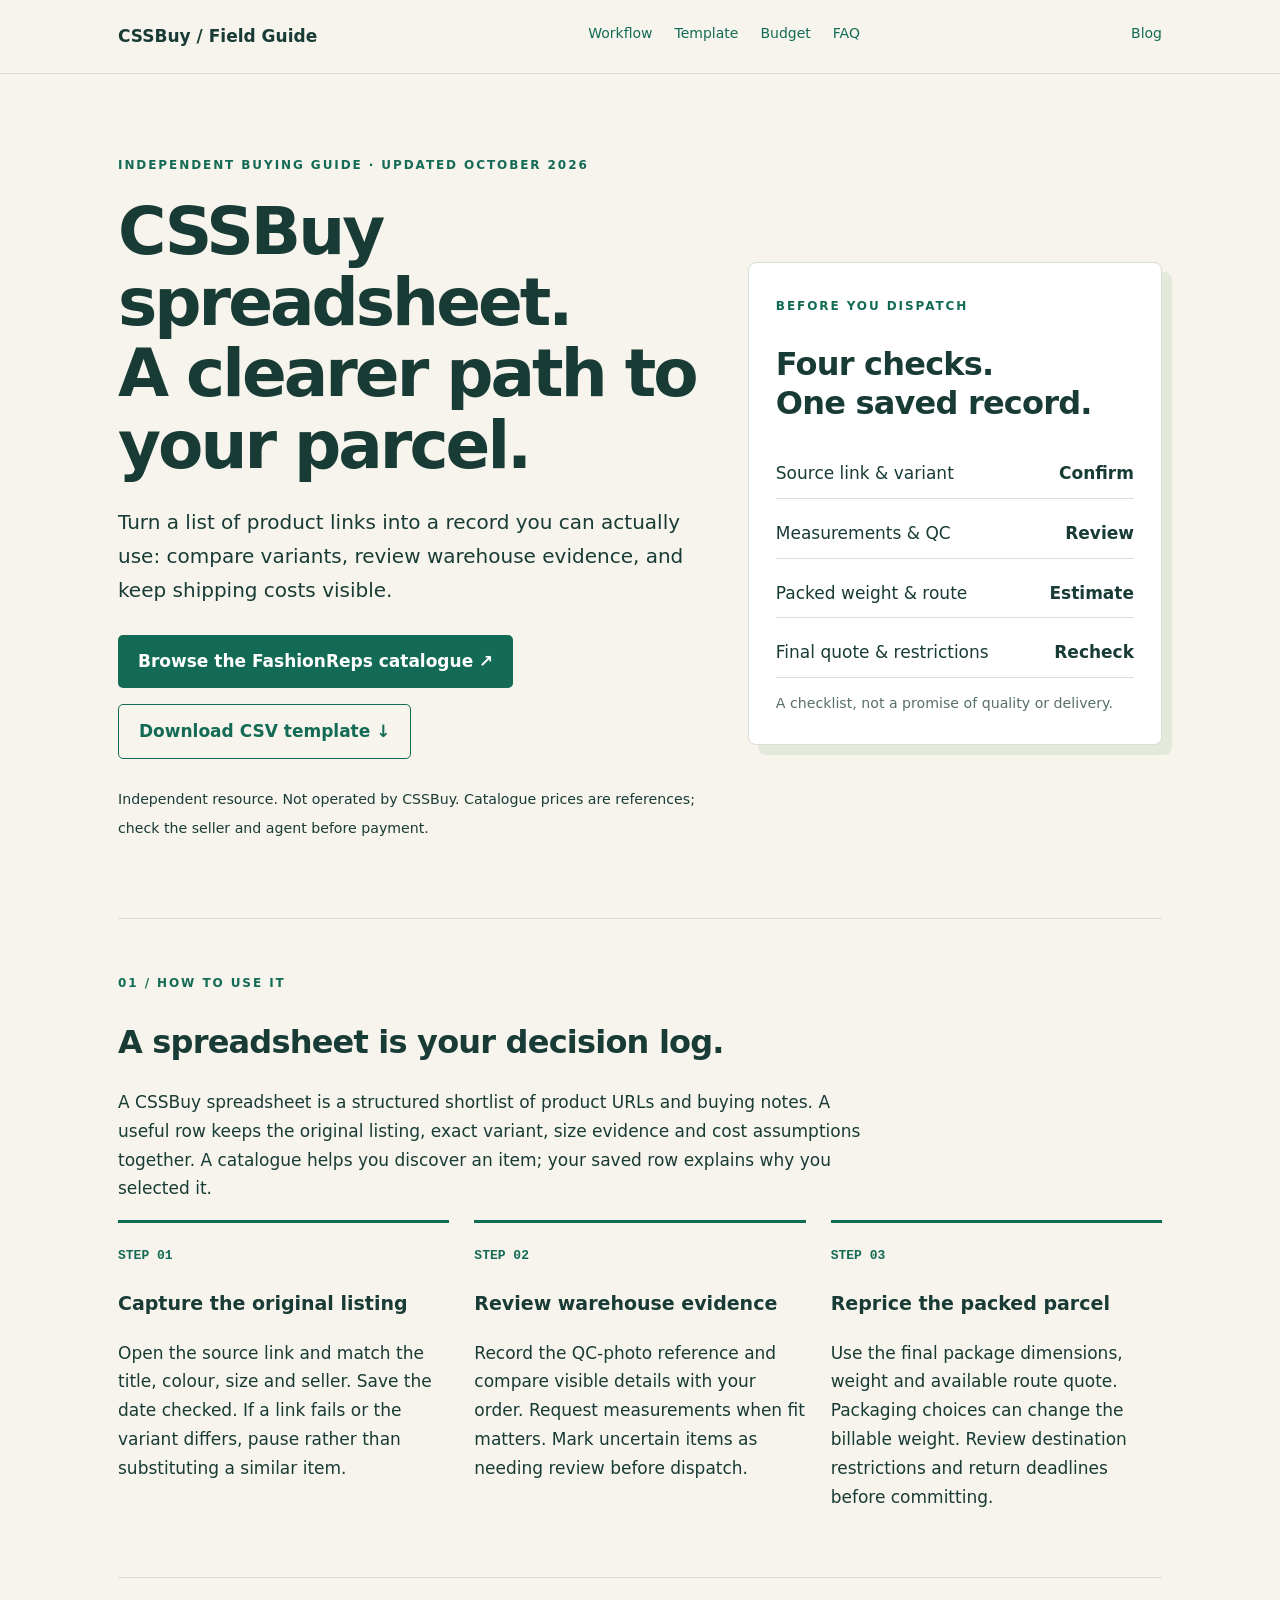
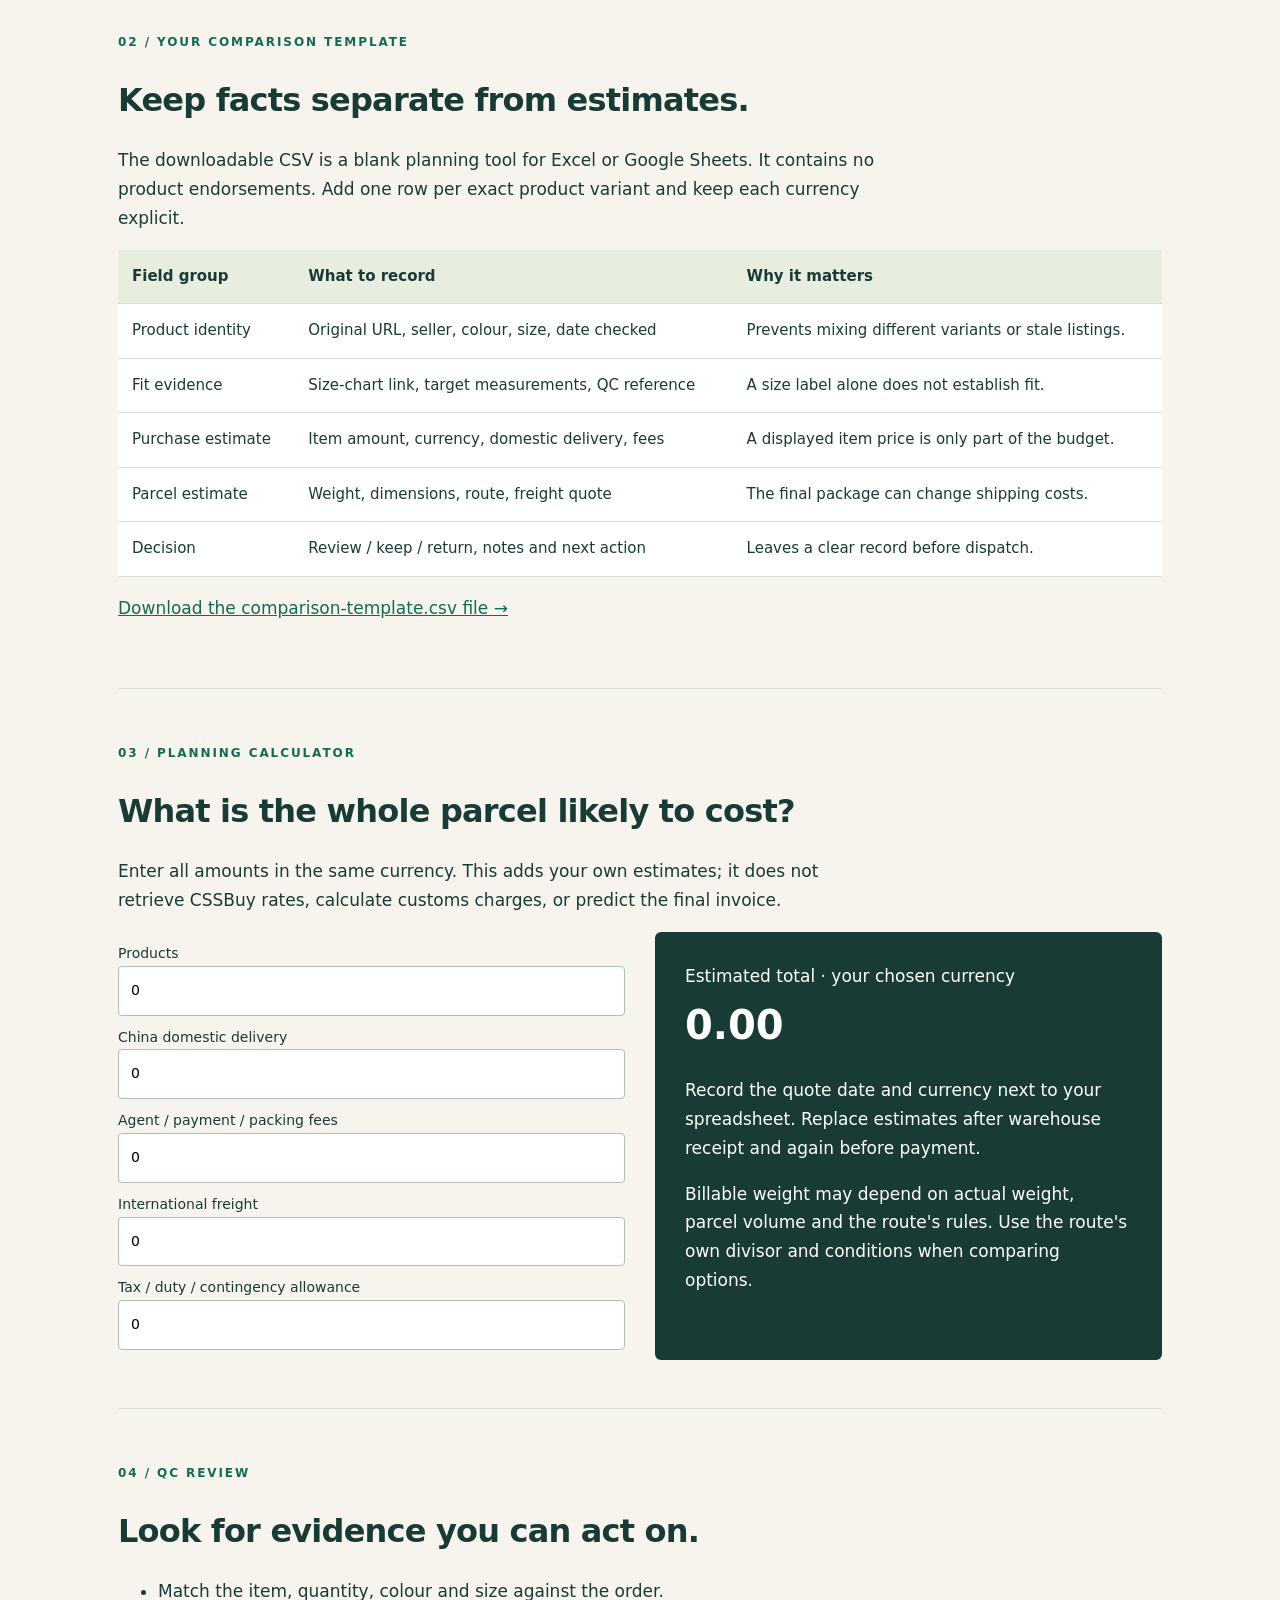
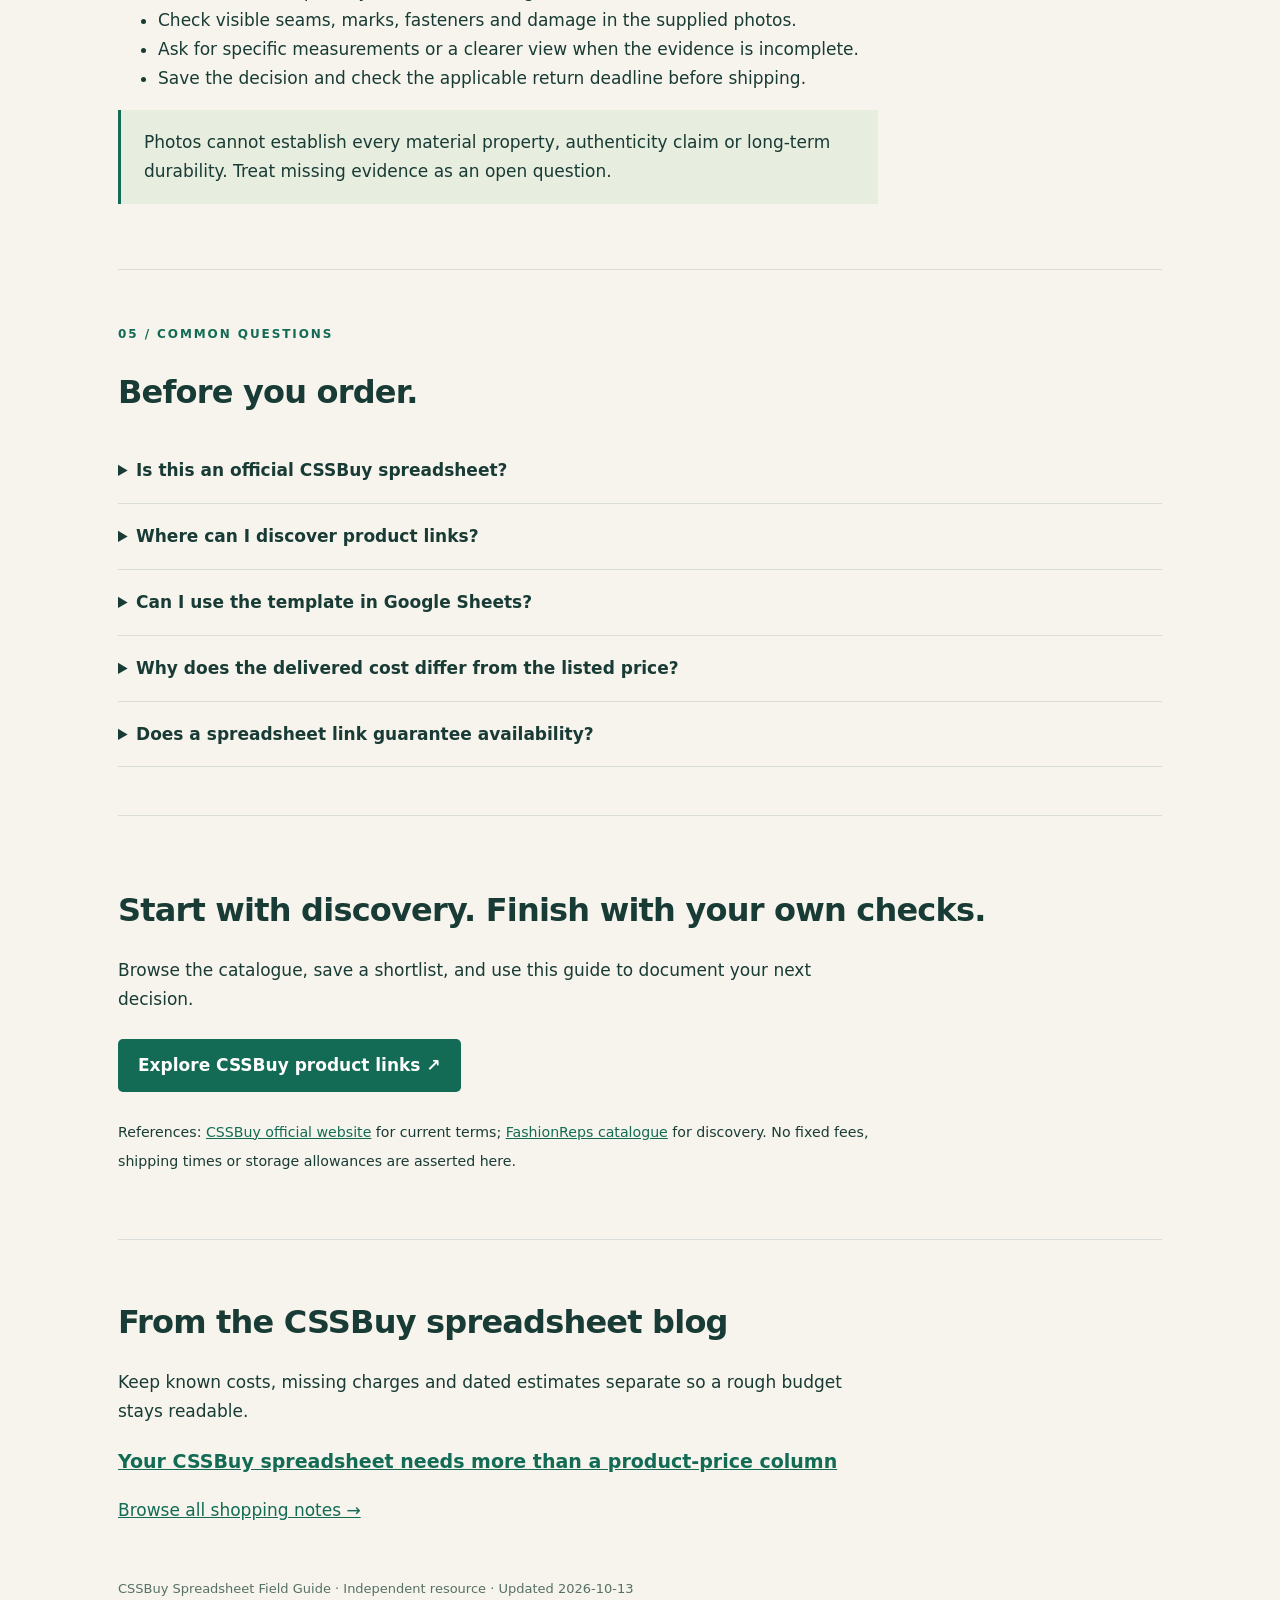
<file: index.html>
<!doctype html><html lang="en"><head><meta charset="utf-8"><meta name="viewport" content="width=device-width,initial-scale=1"><title>CSSBuy Spreadsheet — Product Checks, QC & Parcel Budget Guide</title><meta name="description" content="Use a CSSBuy spreadsheet to compare product links, record warehouse QC, and plan a parcel budget. Includes a free CSV template and practical checklist."><link rel="canonical" href="https://cssbuysheet.github.io/CSSBuy-Spreadsheet/"><meta property="og:title" content="CSSBuy Spreadsheet: From Shortlist to Parcel"><meta property="og:description" content="A practical comparison template, QC checklist and parcel budget worksheet."><meta property="og:url" content="https://cssbuysheet.github.io/CSSBuy-Spreadsheet/"><meta property="og:type" content="website"><style>:root{--ink:#193b35;--green:#136b55;--paper:#f6f4ec;--line:#d9dfd4}*{box-sizing:border-box}body{margin:0;background:var(--paper);color:var(--ink);font:17px/1.7 system-ui,sans-serif}a{color:var(--green)}.wrap{max-width:1100px;margin:auto;padding:0 28px}header{border-bottom:1px solid var(--line)}nav{display:flex;justify-content:space-between;gap:20px;padding:22px 0;flex-wrap:wrap}nav a{text-decoration:none;font-size:14px}nav div{display:flex;gap:22px;flex-wrap:wrap}.hero{padding:75px 0 60px;display:grid;grid-template-columns:1.4fr 1fr;gap:50px;align-items:center}.eyebrow{text-transform:uppercase;font-size:12px;letter-spacing:.16em;color:var(--green);font-weight:700}h1{font-size:clamp(40px,5.5vw,66px);line-height:1.08;letter-spacing:-.045em;margin:18px 0 24px}h2{font-size:32px;line-height:1.2;letter-spacing:-.025em}h3{font-size:19px}p{max-width:760px}.lead{font-size:20px}.button{display:inline-block;padding:12px 20px;background:var(--green);color:white;text-decoration:none;border-radius:5px;margin:8px 10px 8px 0;font-weight:650}.secondary{background:transparent;color:var(--green);border:1px solid var(--green)}.sheet{background:white;border:1px solid var(--line);border-radius:8px;padding:27px;box-shadow:10px 10px 0 #e4e9dc}.sheet p{margin:10px 0;border-bottom:1px solid var(--line);padding:10px 0;display:flex;justify-content:space-between;gap:18px}.sheet small{color:#577064}.section{padding:48px 0;border-top:1px solid var(--line);scroll-margin-top:20px}.grid{display:grid;grid-template-columns:repeat(3,1fr);gap:25px}.step{border-top:3px solid var(--green);padding-top:16px}.number{font:700 13px monospace;color:var(--green)}table{border-collapse:collapse;width:100%;font-size:15px;background:white}td,th{text-align:left;padding:14px;border-bottom:1px solid var(--line);vertical-align:top}th{background:#e7eddf}.table-wrap{overflow:auto}.note{padding:18px 23px;background:#e7eddf;border-left:3px solid var(--green)}.budget{display:grid;grid-template-columns:1fr 1fr;gap:30px}label{display:block;margin:10px 0;font-size:14px}input{width:100%;padding:12px;border:1px solid #aebfb2;border-radius:4px;font:inherit}output{font-size:40px;display:block;font-weight:700}.total{background:#193b35;color:white;padding:30px;border-radius:6px}details{border-bottom:1px solid var(--line);padding:18px 0}summary{cursor:pointer;font-weight:650}footer{padding:35px 0;font-size:13px;color:#577064}@media(max-width:760px){.hero,.grid,.budget{grid-template-columns:1fr}.hero{padding:40px 0;gap:30px}.wrap{padding:0 20px}h2{font-size:27px}.section{padding:35px 0}} </style></head><body><header><div class="wrap"><nav><strong>CSSBuy / Field Guide</strong><div><a href="#workflow">Workflow</a><a href="#template">Template</a><a href="#budget">Budget</a><a href="#faq">FAQ</a></div><a href="blog.html">Blog</a></nav></div></header><main class="wrap"><section class="hero"><div><span class="eyebrow">Independent buying guide · Updated October 2026</span><h1>CSSBuy spreadsheet.<br>A clearer path to your parcel.</h1><p class="lead">Turn a list of product links into a record you can actually use: compare variants, review warehouse evidence, and keep shipping costs visible.</p><a class="button" href="https://fashion-reps.net/cssbuy-spreadsheet">Browse the FashionReps catalogue ↗</a><a class="button secondary" href="comparison-template.csv" download>Download CSV template ↓</a><p><small>Independent resource. Not operated by CSSBuy. Catalogue prices are references; check the seller and agent before payment.</small></p></div><aside class="sheet" aria-label="Example checklist"><span class="eyebrow">Before you dispatch</span><h2>Four checks.<br>One saved record.</h2><p><span>Source link & variant</span><strong>Confirm</strong></p><p><span>Measurements & QC</span><strong>Review</strong></p><p><span>Packed weight & route</span><strong>Estimate</strong></p><p><span>Final quote & restrictions</span><strong>Recheck</strong></p><small>A checklist, not a promise of quality or delivery.</small></aside></section><section class="section" id="workflow"><span class="eyebrow">01 / How to use it</span><h2>A spreadsheet is your decision log.</h2><p>A CSSBuy spreadsheet is a structured shortlist of product URLs and buying notes. A useful row keeps the original listing, exact variant, size evidence and cost assumptions together. A catalogue helps you discover an item; your saved row explains why you selected it.</p><div class="grid"><article class="step"><span class="number">STEP 01</span><h3>Capture the original listing</h3><p>Open the source link and match the title, colour, size and seller. Save the date checked. If a link fails or the variant differs, pause rather than substituting a similar item.</p></article><article class="step"><span class="number">STEP 02</span><h3>Review warehouse evidence</h3><p>Record the QC-photo reference and compare visible details with your order. Request measurements when fit matters. Mark uncertain items as needing review before dispatch.</p></article><article class="step"><span class="number">STEP 03</span><h3>Reprice the packed parcel</h3><p>Use the final package dimensions, weight and available route quote. Packaging choices can change the billable weight. Review destination restrictions and return deadlines before committing.</p></article></div></section><section class="section" id="template"><span class="eyebrow">02 / Your comparison template</span><h2>Keep facts separate from estimates.</h2><p>The downloadable CSV is a blank planning tool for Excel or Google Sheets. It contains no product endorsements. Add one row per exact product variant and keep each currency explicit.</p><div class="table-wrap"><table><thead><tr><th>Field group</th><th>What to record</th><th>Why it matters</th></tr></thead><tbody><tr><td>Product identity</td><td>Original URL, seller, colour, size, date checked</td><td>Prevents mixing different variants or stale listings.</td></tr><tr><td>Fit evidence</td><td>Size-chart link, target measurements, QC reference</td><td>A size label alone does not establish fit.</td></tr><tr><td>Purchase estimate</td><td>Item amount, currency, domestic delivery, fees</td><td>A displayed item price is only part of the budget.</td></tr><tr><td>Parcel estimate</td><td>Weight, dimensions, route, freight quote</td><td>The final package can change shipping costs.</td></tr><tr><td>Decision</td><td>Review / keep / return, notes and next action</td><td>Leaves a clear record before dispatch.</td></tr></tbody></table></div><p><a href="comparison-template.csv" download>Download the comparison-template.csv file →</a></p></section><section class="section" id="budget"><span class="eyebrow">03 / Planning calculator</span><h2>What is the whole parcel likely to cost?</h2><p>Enter all amounts in the same currency. This adds your own estimates; it does not retrieve CSSBuy rates, calculate customs charges, or predict the final invoice.</p><div class="budget"><form id="costs"><label>Products<input name="products" type="number" min="0" step="0.01" value="0"></label><label>China domestic delivery<input name="domestic" type="number" min="0" step="0.01" value="0"></label><label>Agent / payment / packing fees<input name="fees" type="number" min="0" step="0.01" value="0"></label><label>International freight<input name="freight" type="number" min="0" step="0.01" value="0"></label><label>Tax / duty / contingency allowance<input name="extra" type="number" min="0" step="0.01" value="0"></label></form><div class="total"><span>Estimated total · your chosen currency</span><output id="total" aria-live="polite">0.00</output><p>Record the quote date and currency next to your spreadsheet. Replace estimates after warehouse receipt and again before payment.</p><p>Billable weight may depend on actual weight, parcel volume and the route's rules. Use the route's own divisor and conditions when comparing options.</p></div></div></section><section class="section"><span class="eyebrow">04 / QC review</span><h2>Look for evidence you can act on.</h2><ul><li>Match the item, quantity, colour and size against the order.</li><li>Check visible seams, marks, fasteners and damage in the supplied photos.</li><li>Ask for specific measurements or a clearer view when the evidence is incomplete.</li><li>Save the decision and check the applicable return deadline before shipping.</li></ul><p class="note">Photos cannot establish every material property, authenticity claim or long-term durability. Treat missing evidence as an open question.</p></section><section class="section" id="faq"><span class="eyebrow">05 / Common questions</span><h2>Before you order.</h2><details><summary>Is this an official CSSBuy spreadsheet?</summary><p>No. This is an independent practical guide. Confirm current service terms directly with CSSBuy.</p></details><details><summary>Where can I discover product links?</summary><p>The <a href="https://fashion-reps.net/cssbuy-spreadsheet">FashionReps CSSBuy catalogue</a> provides a starting point for browsing. Open and verify the original listing, variant and current price before purchasing. A catalogue entry is not a quality guarantee.</p></details><details><summary>Can I use the template in Google Sheets?</summary><p>Yes. Download the CSV and import it into a new sheet. Keep URLs as text, label currencies, and add your own formulas if needed.</p></details><details><summary>Why does the delivered cost differ from the listed price?</summary><p>Domestic delivery, agent or payment fees, packing, international freight and destination charges may be separate. The calculator only totals the values you supply.</p></details><details><summary>Does a spreadsheet link guarantee availability?</summary><p>No. Sellers can change variants, prices and inventory. Recheck the exact source listing and ask the agent about unsupported links before paying.</p></details></section><section class="section"><h2>Start with discovery. Finish with your own checks.</h2><p>Browse the catalogue, save a shortlist, and use this guide to document your next decision.</p><a class="button" href="https://fashion-reps.net/cssbuy-spreadsheet">Explore CSSBuy product links ↗</a><p><small>References: <a href="https://www.cssbuy.com/">CSSBuy official website</a> for current terms; <a href="https://fashion-reps.net/cssbuy-spreadsheet">FashionReps catalogue</a> for discovery. No fixed fees, shipping times or storage allowances are asserted here.</small></p></section><!-- fleet-blog:start --><section id="blog" style="padding:36px 0;border-top:1px solid #d9dedc"><h2>From the CSSBuy spreadsheet blog</h2><p>Keep known costs, missing charges and dated estimates separate so a rough budget stays readable.</p><h3><a href="blog-separate-product-price-from-parcel-budget.html">Your CSSBuy spreadsheet needs more than a product-price column</a></h3><p><a href="blog.html">Browse all shopping notes →</a></p></section><!-- fleet-blog:end --></main><footer class="wrap">CSSBuy Spreadsheet Field Guide · Independent resource · Updated 2026-10-13<br>Linked sellers and services control their own listings and terms. No automatic redirects or tracking scripts.</footer><script>const f=document.querySelector('#costs');function sum(){document.querySelector('#total').textContent=[...f.querySelectorAll('input')].reduce((a,e)=>a+Math.max(0,Number(e.value)||0),0).toFixed(2)}f.addEventListener('input',sum);f.addEventListener('submit',e=>e.preventDefault());sum();</script></body></html>
</file>
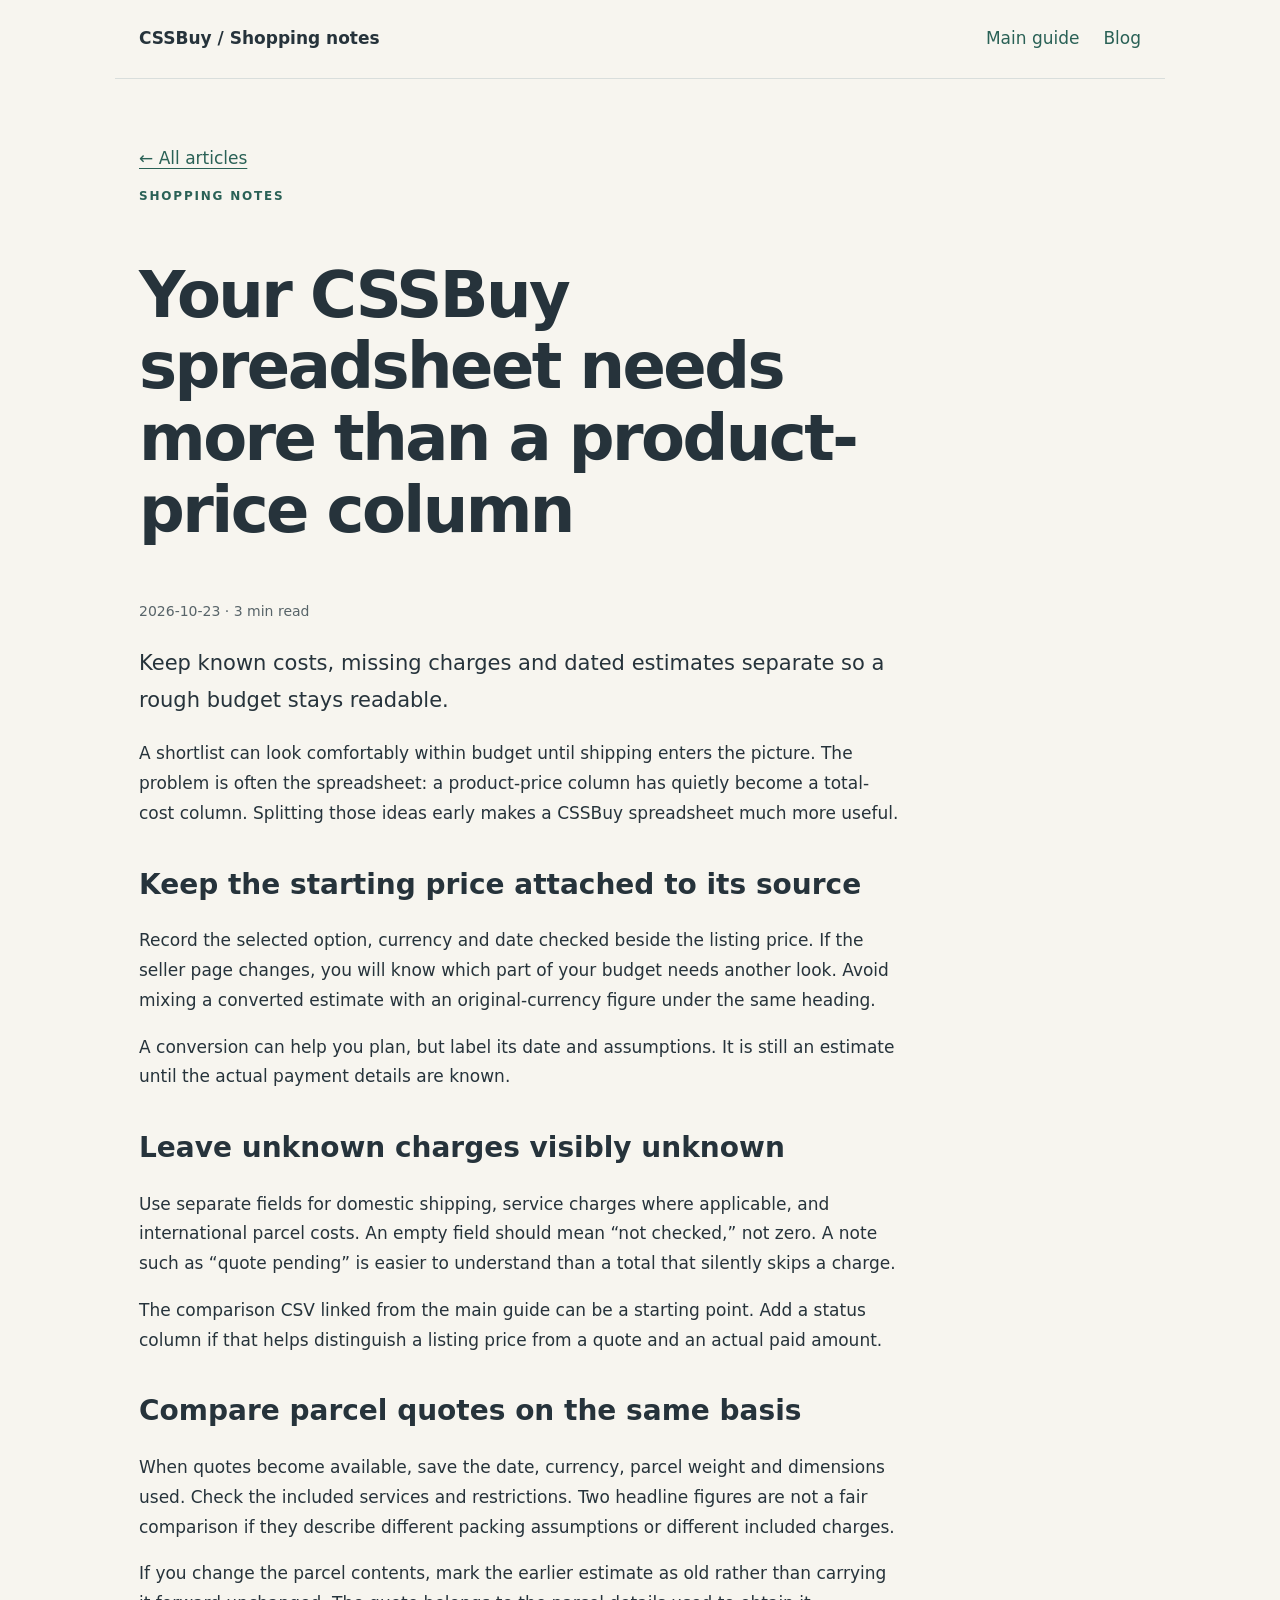
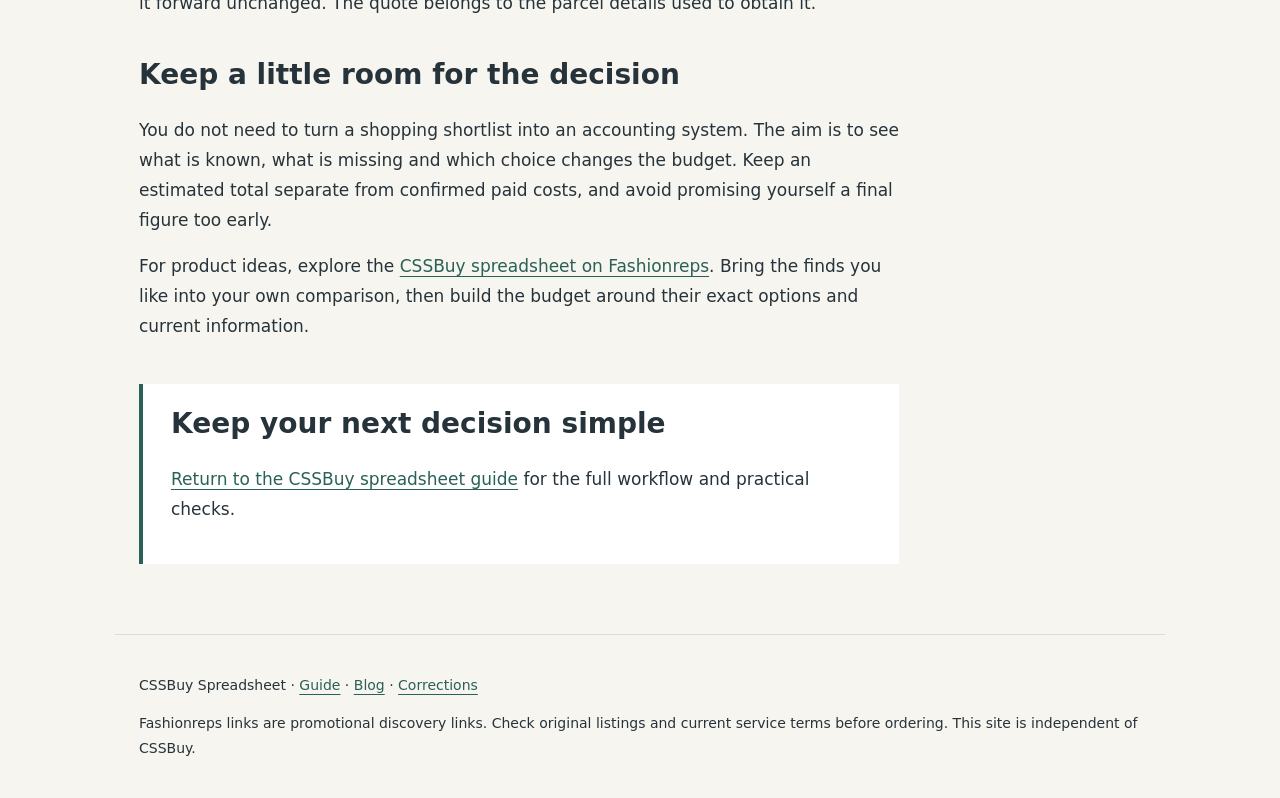
<file: blog-separate-product-price-from-parcel-budget.html>
<!doctype html><html lang="en"><head><meta charset="utf-8"><meta name="viewport" content="width=device-width,initial-scale=1"><title>Your CSSBuy spreadsheet needs more than a product-price column</title><meta name="description" content="Keep known costs, missing charges and dated estimates separate so a rough budget stays readable."><link rel="canonical" href="https://cssbuysheet.github.io/CSSBuy-Spreadsheet/blog-separate-product-price-from-parcel-budget.html"><link rel="stylesheet" href="blog.css"><script type="application/ld+json">{"@context": "https://schema.org", "@type": "BlogPosting", "url": "https://cssbuysheet.github.io/CSSBuy-Spreadsheet/blog-separate-product-price-from-parcel-budget.html", "name": "Your CSSBuy spreadsheet needs more than a product-price column", "description": "Keep known costs, missing charges and dated estimates separate so a rough budget stays readable.", "inLanguage": "en", "dateModified": "2026-10-23", "headline": "Your CSSBuy spreadsheet needs more than a product-price column", "datePublished": "2026-10-23", "mainEntityOfPage": "https://cssbuysheet.github.io/CSSBuy-Spreadsheet/blog-separate-product-price-from-parcel-budget.html"}</script></head><body><a class="skip" href="#content">Skip to content</a><header><strong>CSSBuy / Shopping notes</strong><nav aria-label="Main navigation"><a href="index.html">Main guide</a><a href="blog.html">Blog</a></nav></header><main id="content"><article class="article"><a href="blog.html">← All articles</a><p class="eyebrow">Shopping notes</p><h1>Your CSSBuy spreadsheet needs more than a product-price column</h1><p class="meta"><time datetime="2026-10-23">2026-10-23</time> · 3 min read</p><p class="lead">Keep known costs, missing charges and dated estimates separate so a rough budget stays readable.</p><p>A shortlist can look comfortably within budget until shipping enters the picture. The problem is often the spreadsheet: a product-price column has quietly become a total-cost column. Splitting those ideas early makes a CSSBuy spreadsheet much more useful.</p><h2>Keep the starting price attached to its source</h2><p>Record the selected option, currency and date checked beside the listing price. If the seller page changes, you will know which part of your budget needs another look. Avoid mixing a converted estimate with an original-currency figure under the same heading.</p><p>A conversion can help you plan, but label its date and assumptions. It is still an estimate until the actual payment details are known.</p><h2>Leave unknown charges visibly unknown</h2><p>Use separate fields for domestic shipping, service charges where applicable, and international parcel costs. An empty field should mean “not checked,” not zero. A note such as “quote pending” is easier to understand than a total that silently skips a charge.</p><p>The comparison CSV linked from the main guide can be a starting point. Add a status column if that helps distinguish a listing price from a quote and an actual paid amount.</p><h2>Compare parcel quotes on the same basis</h2><p>When quotes become available, save the date, currency, parcel weight and dimensions used. Check the included services and restrictions. Two headline figures are not a fair comparison if they describe different packing assumptions or different included charges.</p><p>If you change the parcel contents, mark the earlier estimate as old rather than carrying it forward unchanged. The quote belongs to the parcel details used to obtain it.</p><h2>Keep a little room for the decision</h2><p>You do not need to turn a shopping shortlist into an accounting system. The aim is to see what is known, what is missing and which choice changes the budget. Keep an estimated total separate from confirmed paid costs, and avoid promising yourself a final figure too early.</p><p>For product ideas, explore the <a href="https://fashion-reps.net/cssbuy-spreadsheet" rel="sponsored">CSSBuy spreadsheet on Fashionreps</a>. Bring the finds you like into your own comparison, then build the budget around their exact options and current information.</p><aside class="cta"><h2>Keep your next decision simple</h2><p><a href="index.html">Return to the CSSBuy spreadsheet guide</a> for the full workflow and practical checks.</p></aside></article></main><footer><p>CSSBuy Spreadsheet · <a href="index.html">Guide</a> · <a href="blog.html">Blog</a> · <a href="https://github.com/cssbuysheet/CSSBuy-Spreadsheet/issues">Corrections</a></p><p>Fashionreps links are promotional discovery links. Check original listings and current service terms before ordering. This site is independent of CSSBuy.</p></footer></body></html>
</file>
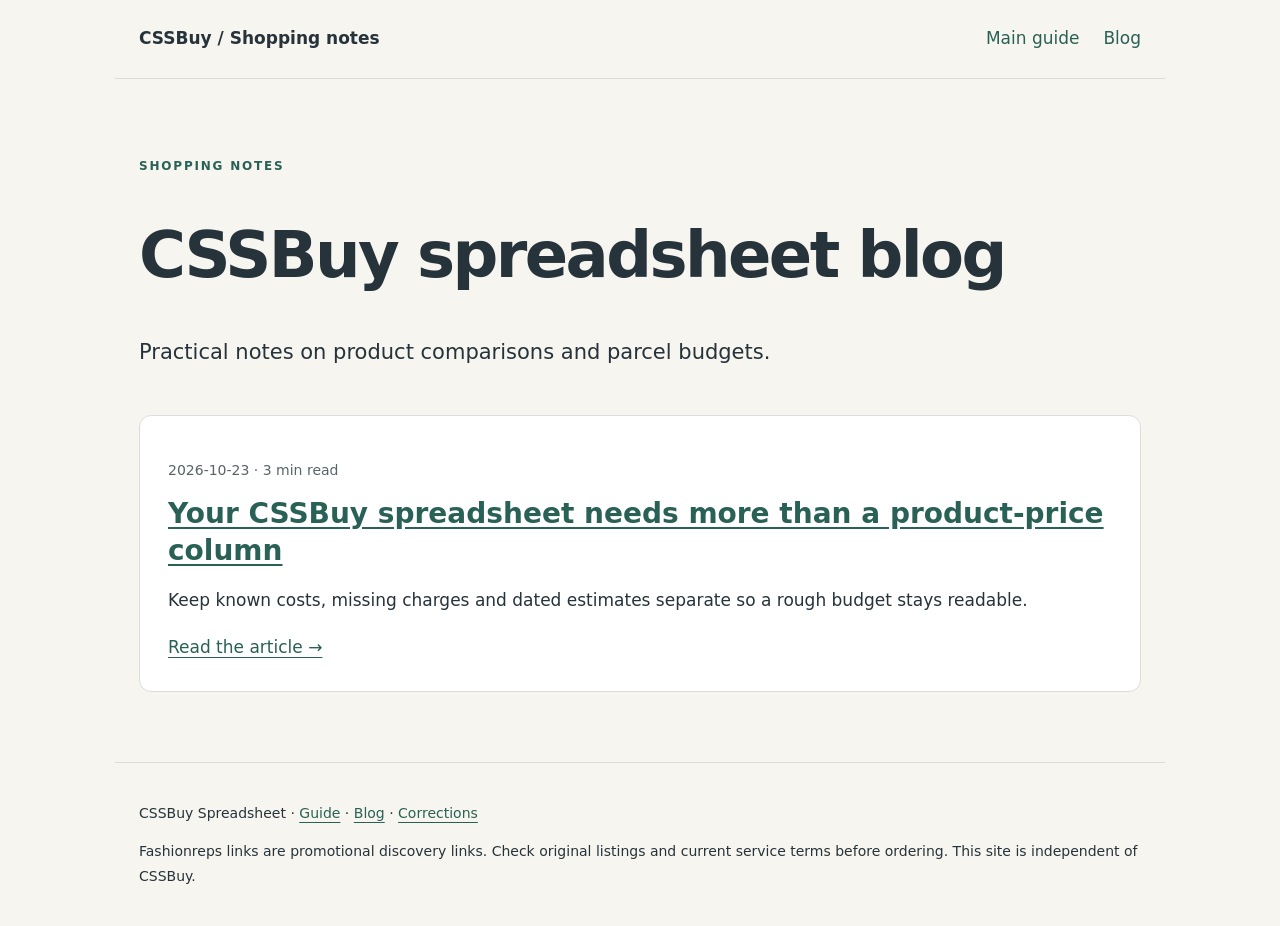
<file: blog.html>
<!doctype html><html lang="en"><head><meta charset="utf-8"><meta name="viewport" content="width=device-width,initial-scale=1"><title>CSSBuy Spreadsheet Blog | Shopping Notes</title><meta name="description" content="CSSBuy spreadsheet articles with practical shopping notes, source checks and parcel-planning ideas."><link rel="canonical" href="https://cssbuysheet.github.io/CSSBuy-Spreadsheet/blog.html"><link rel="stylesheet" href="blog.css"><script type="application/ld+json">{"@context": "https://schema.org", "@type": "CollectionPage", "url": "https://cssbuysheet.github.io/CSSBuy-Spreadsheet/blog.html", "name": "CSSBuy Spreadsheet Blog | Shopping Notes", "description": "CSSBuy spreadsheet articles with practical shopping notes, source checks and parcel-planning ideas.", "inLanguage": "en", "dateModified": "2026-10-23"}</script></head><body><a class="skip" href="#content">Skip to content</a><header><strong>CSSBuy / Shopping notes</strong><nav aria-label="Main navigation"><a href="index.html">Main guide</a><a href="blog.html">Blog</a></nav></header><main id="content"><p class="eyebrow">Shopping notes</p><h1>CSSBuy spreadsheet blog</h1><p class="lead">Practical notes on product comparisons and parcel budgets.</p><section class="posts" aria-label="Latest articles"><article class="post"><p class="meta"><time datetime="2026-10-23">2026-10-23</time> · 3 min read</p><h2><a href="blog-separate-product-price-from-parcel-budget.html">Your CSSBuy spreadsheet needs more than a product-price column</a></h2><p>Keep known costs, missing charges and dated estimates separate so a rough budget stays readable.</p><a href="blog-separate-product-price-from-parcel-budget.html">Read the article →</a></article></section></main><footer><p>CSSBuy Spreadsheet · <a href="index.html">Guide</a> · <a href="blog.html">Blog</a> · <a href="https://github.com/cssbuysheet/CSSBuy-Spreadsheet/issues">Corrections</a></p><p>Fashionreps links are promotional discovery links. Check original listings and current service terms before ordering. This site is independent of CSSBuy.</p></footer></body></html>
</file>
<file: blog.css>
:root{--accent:#2a6156}*{box-sizing:border-box}body{margin:0;background:#f7f5ef;color:#26333b;font:17px/1.75 system-ui,sans-serif}a{color:var(--accent,#19364f);text-underline-offset:4px}a:focus-visible{outline:3px solid #df9d30;outline-offset:4px}header,main,footer{max-width:1050px;margin:auto;padding:24px}header{display:flex;justify-content:space-between;align-items:center;gap:20px;border-bottom:1px solid #d9dedc;flex-wrap:wrap}nav{display:flex;gap:24px;flex-wrap:wrap}nav a{text-decoration:none}main{padding-top:65px;padding-bottom:70px;min-height:70vh}h1{font-size:clamp(36px,5.5vw,64px);line-height:1.12;letter-spacing:-.04em;max-width:880px}h2{font-size:28px;line-height:1.3;margin-top:38px}h3{font-size:25px;line-height:1.35}.eyebrow{font-size:12px;font-weight:700;letter-spacing:.15em;text-transform:uppercase;color:var(--accent)}.lead{font-size:21px;max-width:750px}.meta{font-size:14px;color:#586469}.posts{margin-top:44px;display:grid;gap:24px}.post{padding:28px;border:1px solid #d9dedc;border-radius:12px;background:white}.post h2{margin:8px 0 14px}.article{max-width:760px}.article p,.article li{overflow-wrap:anywhere}.cta{padding:22px 28px;background:#fff;border-left:4px solid var(--accent);margin-top:42px}.cta h2{margin-top:0}footer{border-top:1px solid #d9dedc;font-size:14px}.skip{position:absolute;left:-10000px}.skip:focus{left:12px;background:white;padding:10px}@media(max-width:600px){header,main,footer{padding-left:20px;padding-right:20px}main{padding-top:38px}.post{padding:20px}nav{gap:16px}}
</file>
